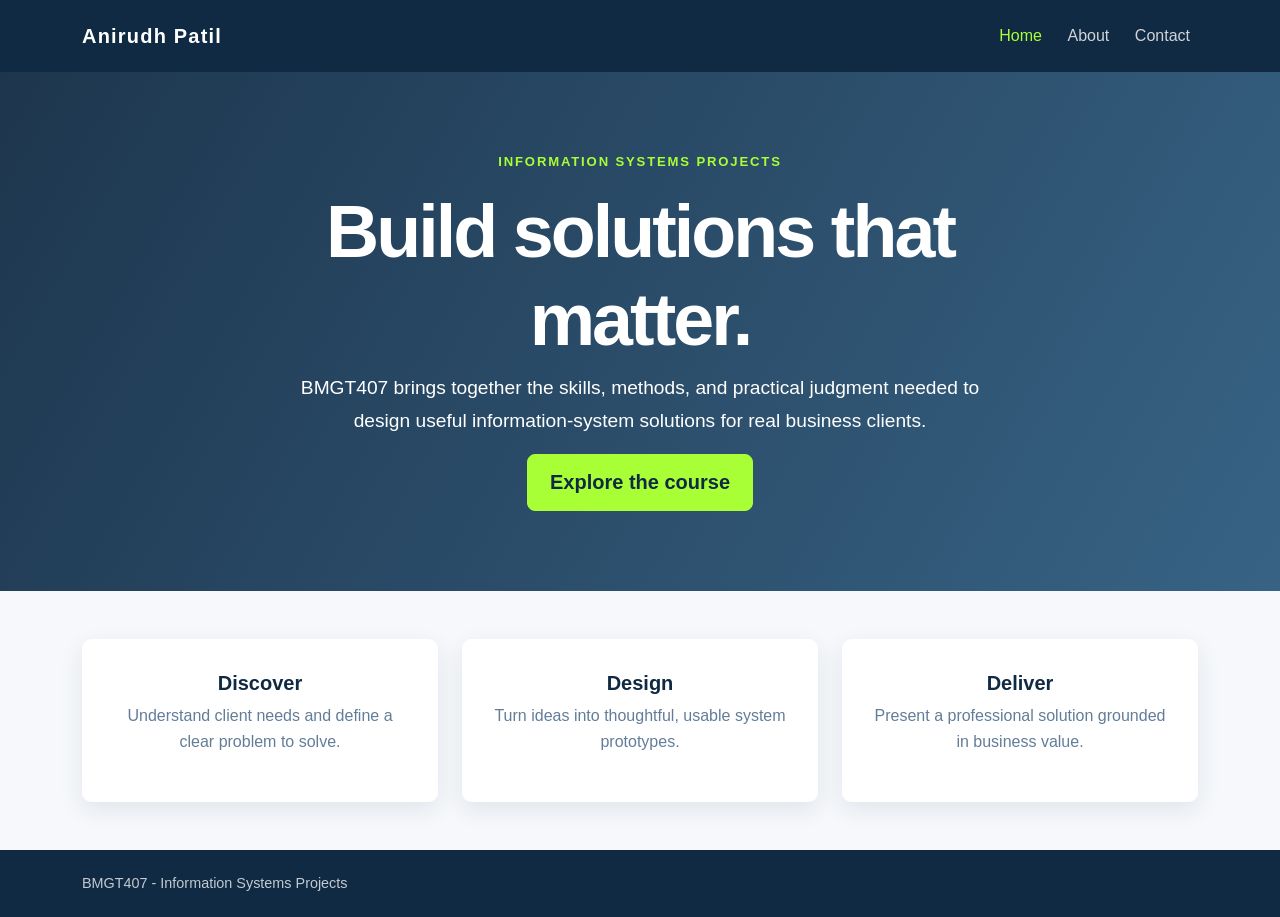
<file: index.html>
<!doctype html>
<html lang="en">
  <head>
    <meta charset="utf-8">
    <meta name="viewport" content="width=device-width, initial-scale=1">
    <title>BMGT407 | Information Systems Projects</title>
    <link href="https://cdn.jsdelivr.net/npm/bootstrap@5.3.3/dist/css/bootstrap.min.css" rel="stylesheet" integrity="sha384-QWTKZyjpPEjISv5WaRU9OFeRpok6YctnYmDr5pNlyT2bRjXh0JMhjY6hW+ALEwIH" crossorigin="anonymous">
    <link rel="stylesheet" href="css/styles.css">
  </head>
  <body>
    <nav class="navbar navbar-expand-lg navbar-dark site-nav">
      <div class="container">
        <a class="navbar-brand" href="index.html">Anirudh Patil</a>
        <button class="navbar-toggler" type="button" data-bs-toggle="collapse" data-bs-target="#mainNav" aria-controls="mainNav" aria-expanded="false" aria-label="Toggle navigation"><span class="navbar-toggler-icon"></span></button>
        <div class="collapse navbar-collapse" id="mainNav">
          <ul class="navbar-nav ms-auto">
            <li class="nav-item"><a class="nav-link active" aria-current="page" href="index.html">Home</a></li>
            <li class="nav-item"><a class="nav-link" href="about.html">About</a></li>
            <li class="nav-item"><a class="nav-link" href="contact.html">Contact</a></li>
          </ul>
        </div>
      </div>
    </nav>

    <main class="hero text-center">
      <div class="container hero-content">
        <p class="eyebrow">Information Systems Projects</p>
        <h1>Build solutions that matter.</h1>
        <p class="lead mx-auto">BMGT407 brings together the skills, methods, and practical judgment needed to design useful information-system solutions for real business clients.</p>
        <a class="btn btn-accent btn-lg" href="about.html">Explore the course</a>
      </div>
    </main>

    <section class="py-5">
      <div class="container">
        <div class="row g-4 justify-content-center text-center">
          <div class="col-md-4"><div class="feature-card"><h2>Discover</h2><p>Understand client needs and define a clear problem to solve.</p></div></div>
          <div class="col-md-4"><div class="feature-card"><h2>Design</h2><p>Turn ideas into thoughtful, usable system prototypes.</p></div></div>
          <div class="col-md-4"><div class="feature-card"><h2>Deliver</h2><p>Present a professional solution grounded in business value.</p></div></div>
        </div>
      </div>
    </section>

    <footer class="site-footer"><div class="container">BMGT407 - Information Systems Projects</div></footer>
    <script src="https://cdn.jsdelivr.net/npm/bootstrap@5.3.3/dist/js/bootstrap.bundle.min.js" integrity="sha384-YvpcrYf0tY3lHB60NNkmXc5s9fDVZLESaAA55NDzOxhy9GkcIdslK1eN7N6jIeHz" crossorigin="anonymous"></script>
  </body>
</html>
</file>
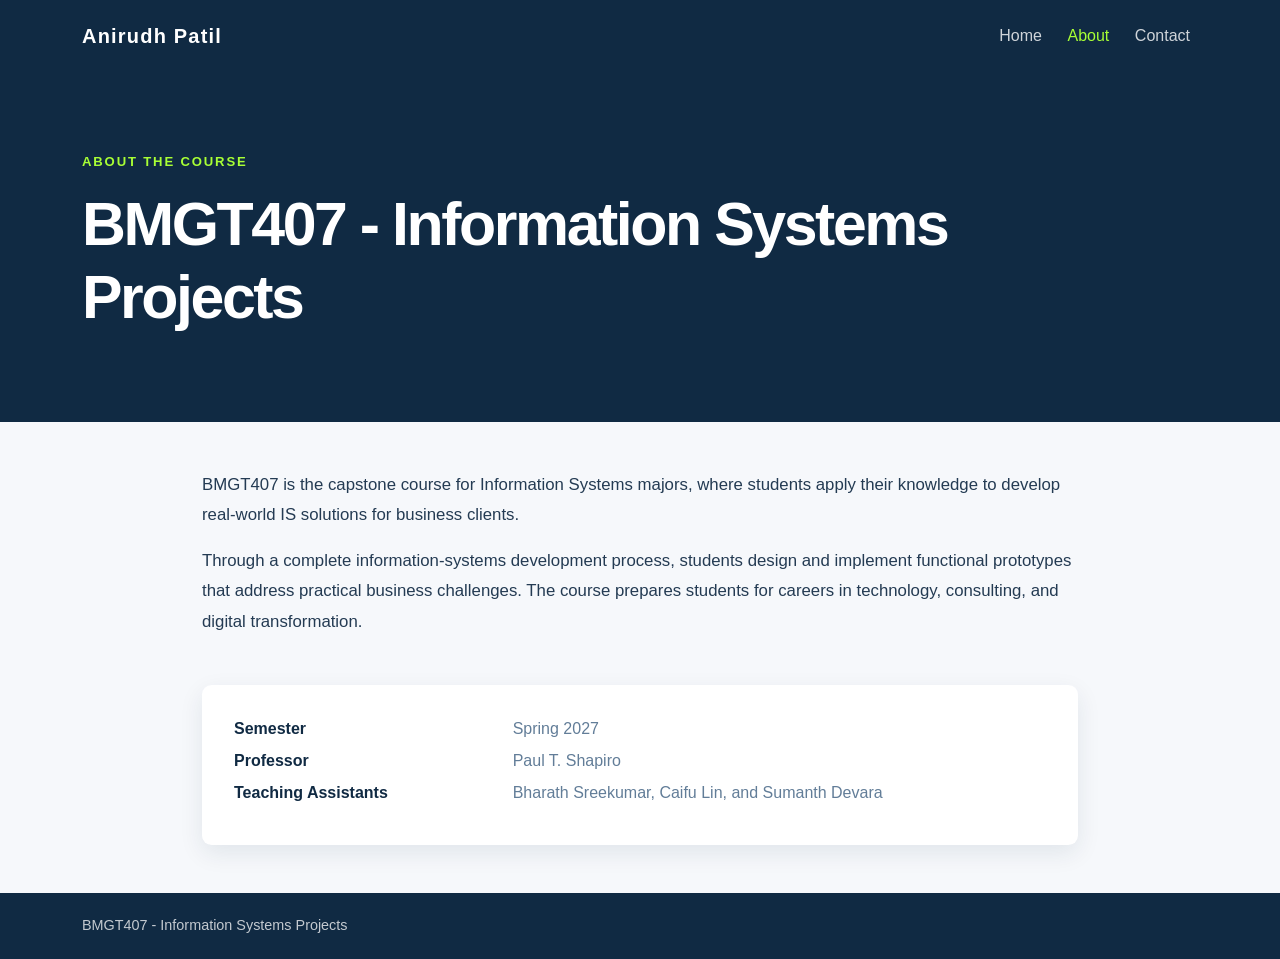
<file: about.html>
<!doctype html>
<html lang="en">
  <head>
    <meta charset="utf-8"><meta name="viewport" content="width=device-width, initial-scale=1">
    <title>About | BMGT407</title>
    <link href="https://cdn.jsdelivr.net/npm/bootstrap@5.3.3/dist/css/bootstrap.min.css" rel="stylesheet" integrity="sha384-QWTKZyjpPEjISv5WaRU9OFeRpok6YctnYmDr5pNlyT2bRjXh0JMhjY6hW+ALEwIH" crossorigin="anonymous"><link rel="stylesheet" href="css/styles.css">
  </head>
  <body>
    <nav class="navbar navbar-expand-lg navbar-dark site-nav">
  <div class="container">
    <a class="navbar-brand" href="index.html">Anirudh Patil</a>
    <button class="navbar-toggler" type="button" data-bs-toggle="collapse"
      data-bs-target="#mainNav" aria-controls="mainNav"
      aria-expanded="false" aria-label="Toggle navigation">
      <span class="navbar-toggler-icon"></span>
    </button>

    <div class="collapse navbar-collapse" id="mainNav">
      <ul class="navbar-nav ms-auto">
        <li class="nav-item"><a class="nav-link" href="index.html">Home</a></li>
        <li class="nav-item"><a class="nav-link active" href="about.html">About</a></li>
        <li class="nav-item"><a class="nav-link" href="contact.html">Contact</a></li>
      </ul>
    </div>
  </div>
</nav>
    <main>
      <section class="page-heading"><div class="container"><p class="eyebrow">About the course</p><h1>BMGT407 - Information Systems Projects</h1></div></section>
      <section class="py-5"><div class="container narrow"><p class="lead">BMGT407 is the capstone course for Information Systems majors, where students apply their knowledge to develop real-world IS solutions for business clients.</p><p>Through a complete information-systems development process, students design and implement functional prototypes that address practical business challenges. The course prepares students for careers in technology, consulting, and digital transformation.</p><div class="details-card mt-5"><dl class="row mb-0"><dt class="col-sm-4">Semester</dt><dd class="col-sm-8">Spring 2027</dd><dt class="col-sm-4">Professor</dt><dd class="col-sm-8">Paul T. Shapiro</dd><dt class="col-sm-4">Teaching Assistants</dt><dd class="col-sm-8">Bharath Sreekumar, Caifu Lin, and Sumanth Devara</dd></dl></div></div></section>
    </main>
    <footer class="site-footer"><div class="container">BMGT407 - Information Systems Projects</div></footer><script src="https://cdn.jsdelivr.net/npm/bootstrap@5.3.3/dist/js/bootstrap.bundle.min.js" integrity="sha384-YvpcrYf0tY3lHB60NNkmXc5s9fDVZLESaAA55NDzOxhy9GkcIdslK1eN7N6jIeHz" crossorigin="anonymous"></script>
  </body>
</html>
</file>
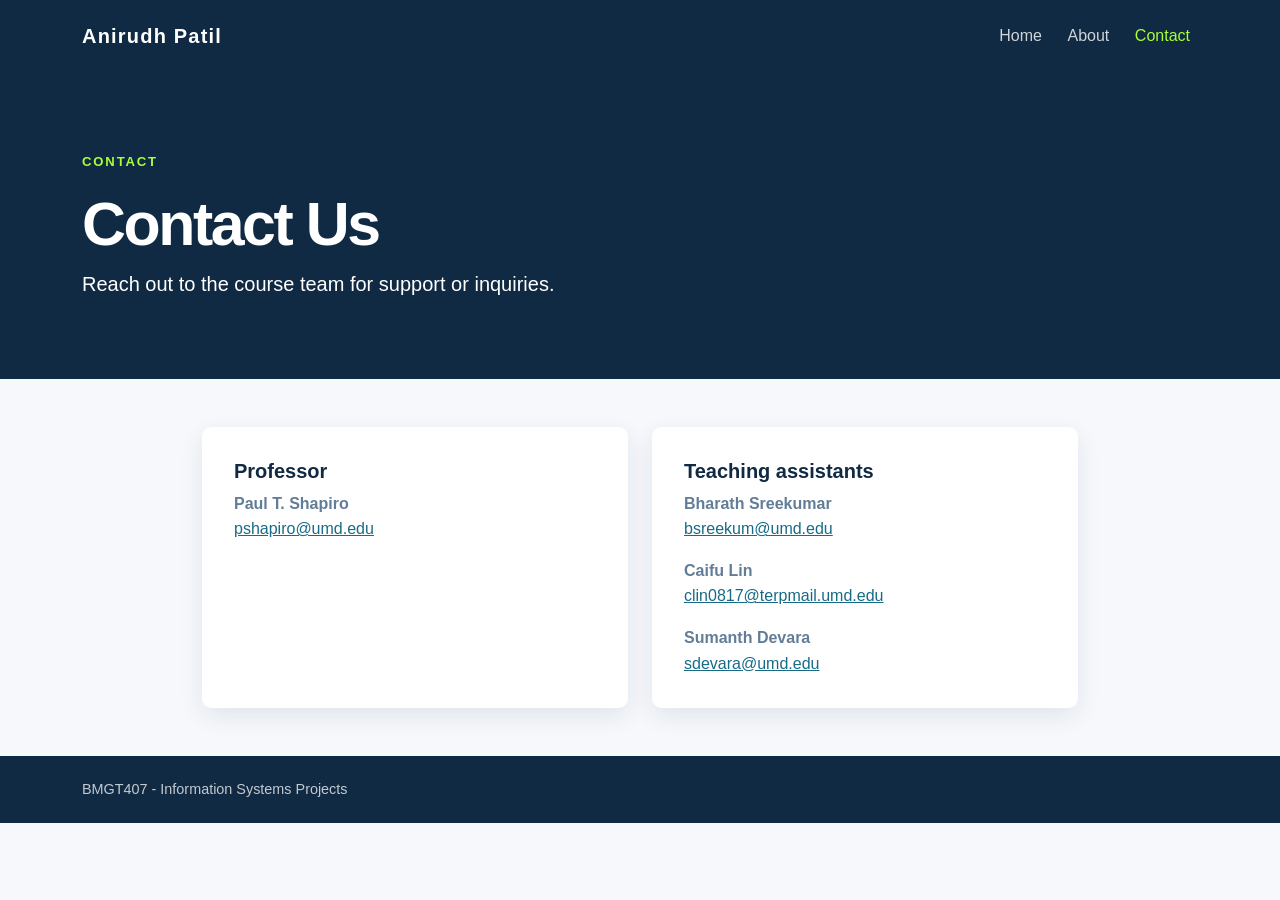
<file: contact.html>
<!doctype html>
<html lang="en">
  <head>
    <meta charset="utf-8"><meta name="viewport" content="width=device-width, initial-scale=1">
    <title>Contact | BMGT407</title>
    <link href="https://cdn.jsdelivr.net/npm/bootstrap@5.3.3/dist/css/bootstrap.min.css" rel="stylesheet" integrity="sha384-QWTKZyjpPEjISv5WaRU9OFeRpok6YctnYmDr5pNlyT2bRjXh0JMhjY6hW+ALEwIH" crossorigin="anonymous"><link rel="stylesheet" href="css/styles.css">
  </head>
  <body>
    <nav class="navbar navbar-expand-lg navbar-dark site-nav"><div class="container"><a class="navbar-brand" href="index.html">Anirudh Patil</a><button class="navbar-toggler" type="button" data-bs-toggle="collapse" data-bs-target="#mainNav" aria-controls="mainNav" aria-expanded="false" aria-label="Toggle navigation"><span class="navbar-toggler-icon"></span></button><div class="collapse navbar-collapse" id="mainNav"><ul class="navbar-nav ms-auto"><li class="nav-item"><a class="nav-link" href="index.html">Home</a></li><li class="nav-item"><a class="nav-link" href="about.html">About</a></li><li class="nav-item"><a class="nav-link active" aria-current="page" href="contact.html">Contact</a></li></ul></div></div></nav>
    <main><section class="page-heading"><div class="container"><p class="eyebrow">Contact</p><h1>Contact Us</h1><p class="lead mb-0">Reach out to the course team for support or inquiries.</p></div></section><section class="py-5"><div class="container narrow"><div class="row g-4"><div class="col-md-6"><div class="contact-card"><h2>Professor</h2><p class="mb-0"><strong>Paul T. Shapiro</strong><br><a href="mailto:pshapiro@umd.edu">pshapiro@umd.edu</a></p></div></div><div class="col-md-6"><div class="contact-card"><h2>Teaching assistants</h2><ul class="list-unstyled mb-0"><li><strong>Bharath Sreekumar</strong><br><a href="mailto:bsreekum@umd.edu">bsreekum@umd.edu</a></li><li class="mt-3"><strong>Caifu Lin</strong><br><a href="mailto:clin0817@terpmail.umd.edu">clin0817@terpmail.umd.edu</a></li><li class="mt-3"><strong>Sumanth Devara</strong><br><a href="mailto:sdevara@umd.edu">sdevara@umd.edu</a></li></ul></div></div></div></div></section></main>
    <footer class="site-footer"><div class="container">BMGT407 - Information Systems Projects</div></footer><script src="https://cdn.jsdelivr.net/npm/bootstrap@5.3.3/dist/js/bootstrap.bundle.min.js" integrity="sha384-YvpcrYf0tY3lHB60NNkmXc5s9fDVZLESaAA55NDzOxhy9GkcIdslK1eN7N6jIeHz" crossorigin="anonymous"></script>
  </body>
</html>
</file>
<file: css/styles.css>
:root { --navy: #102a43; --ink: #243b53; --muted: #627d98; --lime: #a8ff35; --paper: #f6f8fb; }
body { color: var(--ink); font-family: Arial, Helvetica, sans-serif; background: var(--paper); }
.site-nav { background: var(--navy); padding: 1rem 0; }
.navbar-brand { font-weight: 800; letter-spacing: .06em; }
.navbar-dark .navbar-nav .nav-link { color: rgba(255,255,255,.8); margin-left: .6rem; }
.navbar-dark .navbar-nav .nav-link:hover, .navbar-dark .navbar-nav .nav-link.active { color: var(--lime); }
.hero { min-height: 490px; display: grid; place-items: center; color: white; background: linear-gradient(120deg, rgba(16,42,67,.94), rgba(29,78,116,.88)); }
.hero-content { max-width: 850px; padding: 5rem 1.5rem; }
.eyebrow { color: var(--lime); letter-spacing: .14em; text-transform: uppercase; font-weight: 700; font-size: .82rem; }
h1 { font-weight: 800; letter-spacing: -.04em; font-size: clamp(2.5rem, 6vw, 4.6rem); }
.hero .lead { max-width: 720px; font-size: 1.2rem; line-height: 1.7; }
.btn-accent { background: var(--lime); border-color: var(--lime); color: #102a43; font-weight: 700; padding: .8rem 1.35rem; }
.btn-accent:hover { background: #c2ff72; border-color: #c2ff72; color: #102a43; }
.feature-card, .details-card, .contact-card { height: 100%; background: white; border-radius: .6rem; padding: 2rem; box-shadow: 0 .5rem 1.5rem rgba(16,42,67,.09); }
.feature-card h2, .contact-card h2 { color: var(--navy); font-size: 1.25rem; font-weight: 700; }
.feature-card p, .contact-card p, .contact-card li { color: var(--muted); line-height: 1.6; }
.page-heading { color: white; background: var(--navy); padding: 5rem 0; }
.page-heading h1 { font-size: clamp(2.2rem, 5vw, 3.8rem); max-width: 900px; }
.narrow { max-width: 900px; }
.narrow > p { line-height: 1.8; font-size: 1.05rem; }
.details-card dt { color: var(--navy); }
.details-card dd { color: var(--muted); }
a { color: #176b87; }
.site-footer { color: rgba(255,255,255,.75); background: var(--navy); padding: 1.4rem 0; font-size: .9rem; }
</file>
